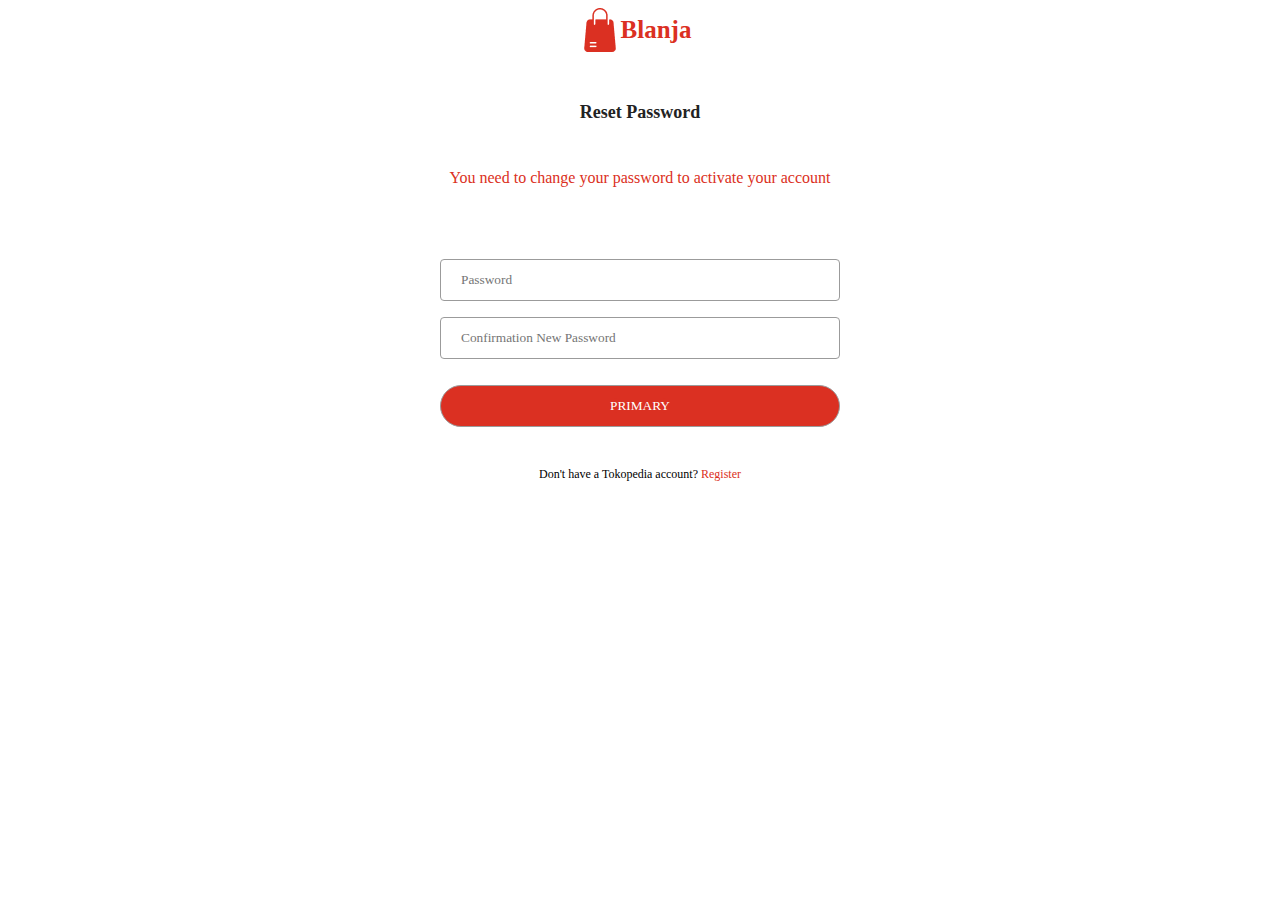
<file: confirm.html>
<!DOCTYPE html>
<html lang="en">
  <head>
    <meta charset="UTF-8" />
    <meta name="description" content="Web Blanja Dhiyo">
    <meta name="keywords" content="blanja, ecommerce, dhiyo, arkademy">
    <meta name="author" content="Dhiyo Reksa">
    <meta name="viewport" content="width=device-width, initial-scale=1.0" />
    <title>Login</title>

    <link rel="stylesheet" href="./src/styles/custom.css" />
  </head>
  <body>
    <div class="container main">
      <div class="header-form">
        <img src="./src/images/VectorlogoKecil.png" alt="" srcset="" />
        <span>Blanja</span>
      </div>
      <p class="font-login">Reset Password</p>
      <p class="font-register">
        You need to change your password to activate your account
      </p>

      <form action="" class="form-login">
        <input type="text" class="form-control" placeholder="Password" />
        <input
          type="text"
          class="form-control"
          placeholder="Confirmation New Password"
        />
        
        <button class="form-control btn-login">
          <a class="link" href="login.html"> PRIMARY </a>
        </button>
      </form>
      <p class="font-account">
        Don't have a Tokopedia account?
        <a href="./register.html" class="font-register">Register</a>
      </p>
    </div>
  </body>
</html>
</file>
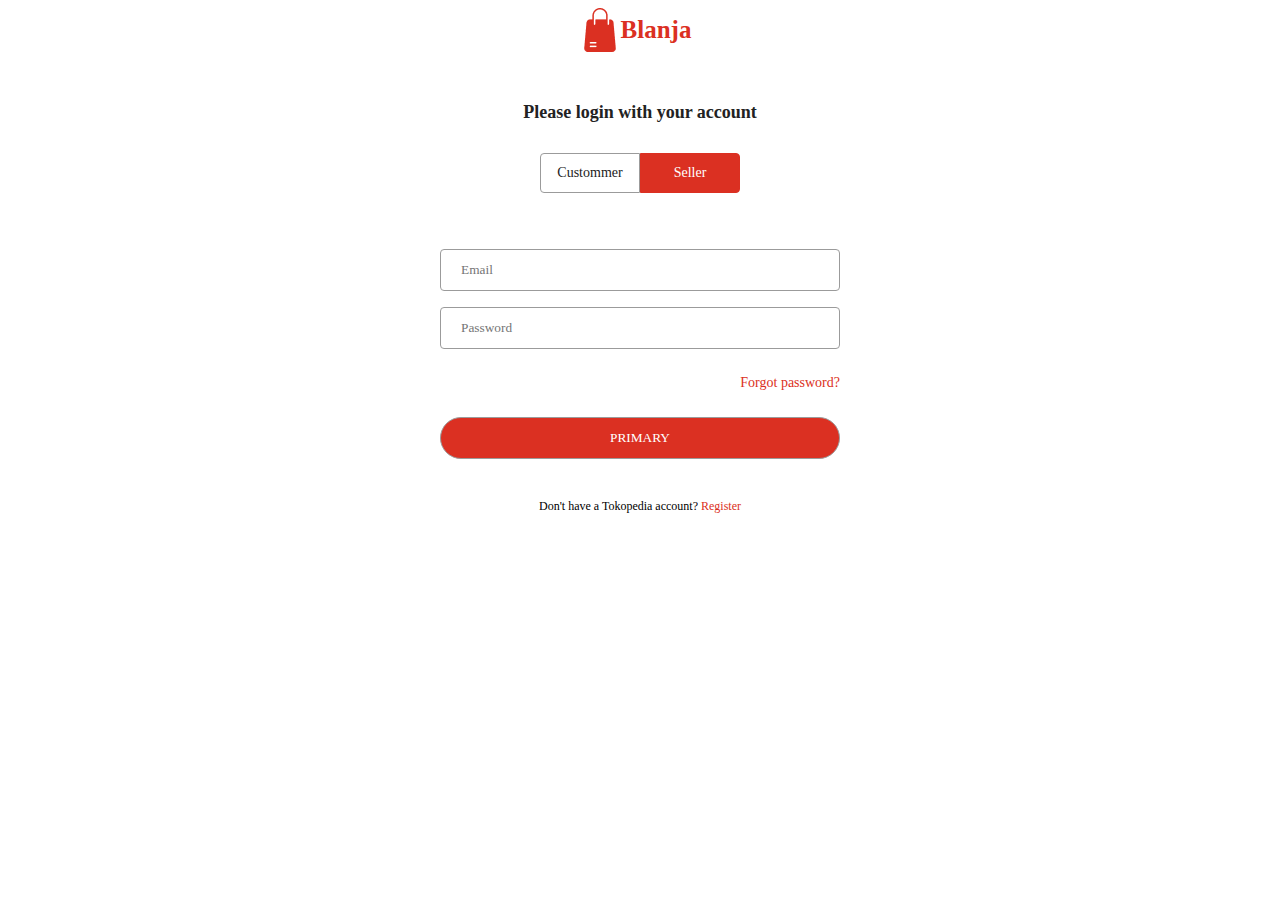
<file: login.html>
<!DOCTYPE html>
<html lang="en">
  <head>
    <meta charset="UTF-8" />
    <meta name="description" content="Web Blanja Dhiyo">
    <meta name="keywords" content="blanja, ecommerce, dhiyo, arkademy">
    <meta name="author" content="Dhiyo Reksa">
    <meta name="viewport" content="width=device-width, initial-scale=1.0" />
    <title>Login</title>

    <link rel="stylesheet" href="./src/styles/custom.css" />
  </head>
  <body>
    <div class="container main">
      <div class="header-form">
        <img src="./src/images/VectorlogoKecil.png" alt="" srcset="" />
        <span>Blanja</span>
      </div>
      <p class="font-login">Please login with your account</p>
      <div class="btn-group">
        <button class="btn-white">Custommer</button>
        <button class="btn-red">Seller</button>
      </div>

      <form action="" class="form-login">
        <input type="text" class="form-control" placeholder="Email" />
        <input type="text" class="form-control" placeholder="Password" />
        <p class="font-forgot">
          <a href="reset.html" class="font-register">Forgot password?</a>
        </p>
        <button class="form-control btn-login">
          <a class="link" href="index.html"> PRIMARY </a>
        </button>
      </form>
      <p class="font-account">
        Don't have a Tokopedia account?
        <a href="./register.html" class="font-register">Register</a>
      </p>
    </div>
  </body>
</html>
</file>
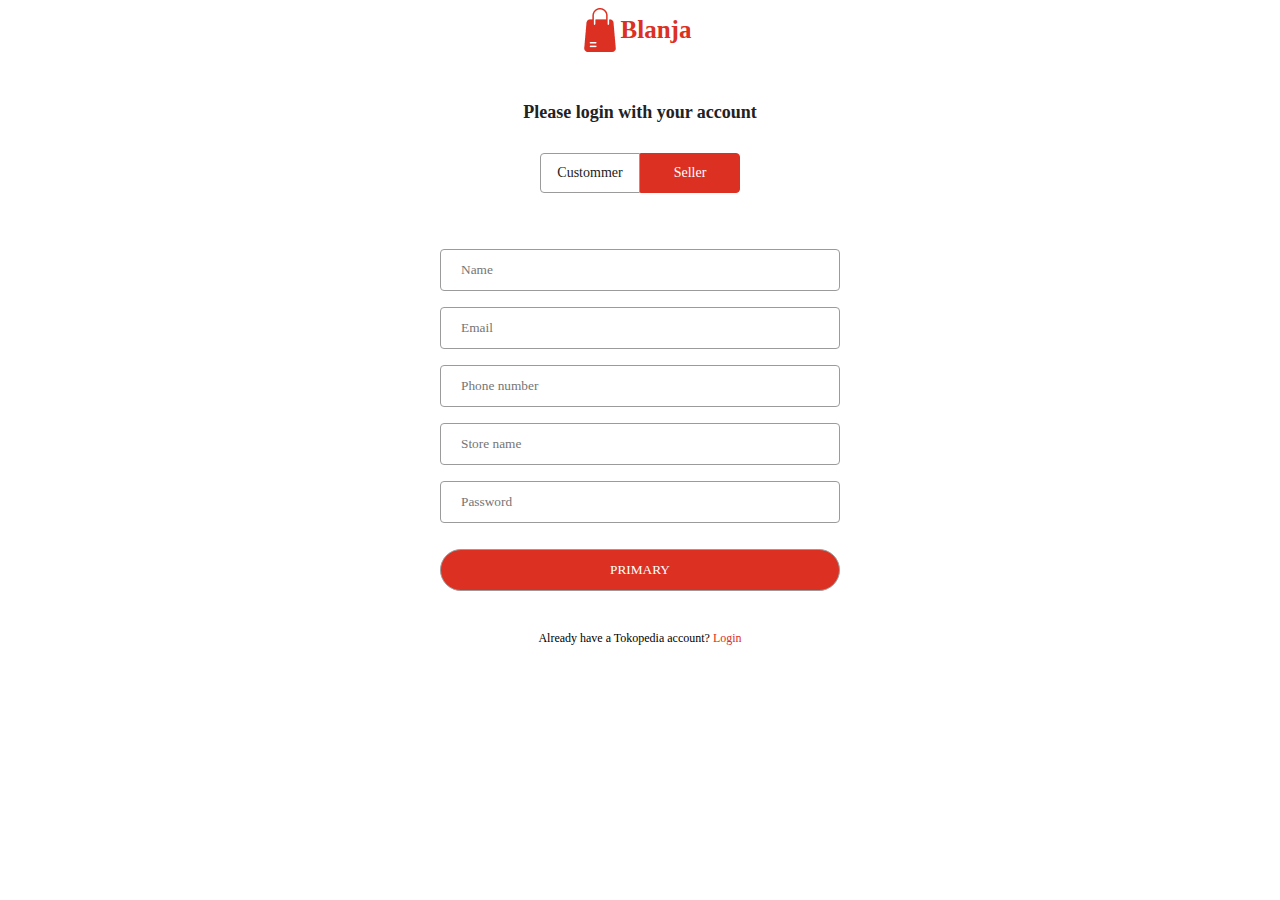
<file: register.html>
<!DOCTYPE html>
<html lang="en">

<head>
  <meta charset="UTF-8">
  <meta name="description" content="Web Blanja Dhiyo">
  <meta name="keywords" content="blanja, ecommerce, dhiyo, arkademy">
  <meta name="author" content="Dhiyo Reksa">
  <meta name="viewport" content="width=device-width, initial-scale=1.0" />
  <title>Login</title>

  <link rel="stylesheet" href="./src/styles/custom.css" />
</head>

<body>
  <div class="container main">
    <div class="header-form">
      <img src="./src/images/VectorlogoKecil.png" alt="" srcset="" />
      <span>Blanja</span>
    </div>
    <p class="font-login">Please login with your account</p>
    <div class="btn-group">
      <button class="btn-white">Custommer</button>
      <button class="btn-red">Seller</button>
    </div>
    <form action="" class="form-login">
      <input type="text" class="form-control" placeholder="Name" />
      <input type="text" class="form-control" placeholder="Email" />
      <input type="text" class="form-control" placeholder="Phone number" />
      <input type="text" class="form-control" placeholder="Store name" />
      <input type="text" class="form-control" placeholder="Password" />
      <button class="form-control btn-login">
        <a class="link" href="login.html"> PRIMARY </a>
      </button>
    </form>
    <p class="font-account">
      Already have a Tokopedia account?
      <a href="./login.html" class="font-register">Login</a>
    </p>
  </div>
</body>

</html>
</file>
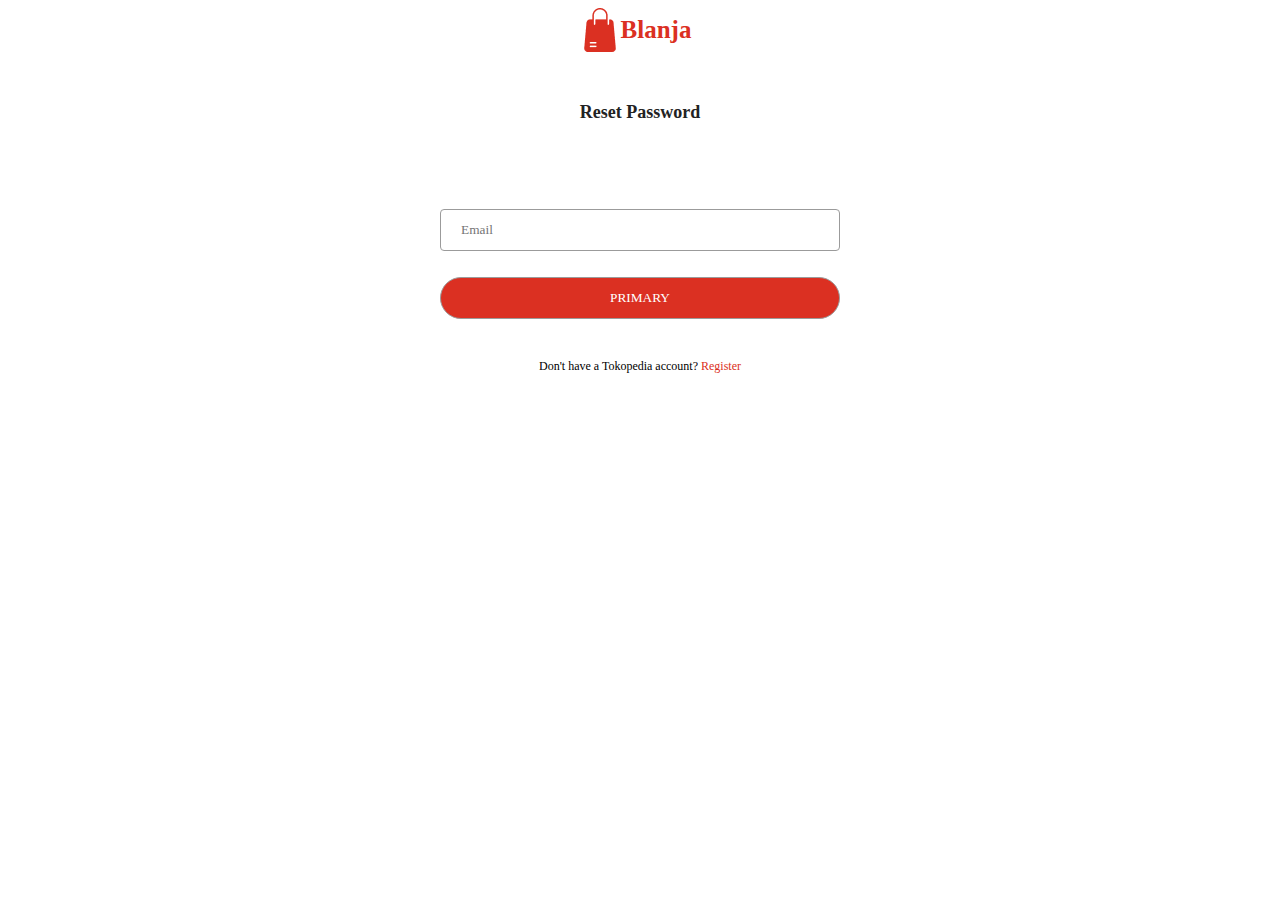
<file: reset.html>
<!DOCTYPE html>
<html lang="en">
  <head>
    <meta charset="UTF-8" />
    <meta name="description" content="Web Blanja Dhiyo">
    <meta name="keywords" content="blanja, ecommerce, dhiyo, arkademy">
    <meta name="author" content="Dhiyo Reksa">
    <meta name="viewport" content="width=device-width, initial-scale=1.0" />
    <title>Login</title>

    <link rel="stylesheet" href="./src/styles/custom.css" />
  </head>
  <body>
    <div class="container main">
      <div class="header-form">
        <img src="./src/images/VectorlogoKecil.png" alt="" srcset="" />
        <span>Blanja</span>
      </div>
      <p class="font-login">Reset Password</p>
      <form action="" class="form-login">
        <input type="text" class="form-control" placeholder="Email" />
        <button class="form-control btn-login">
          <a class="link" href="confirm.html"> PRIMARY </a>
        </button>
      </form>
      <p class="font-account">
        Don't have a Tokopedia account?
        <a href="./register.html" class="font-register">Register</a>
      </p>
    </div>
  </body>
</html>
</file>
<file: src/styles/custom.css>
* {
  font-family: "Open Sans";
  font-style: normal;
  font-weight: 300;
  src: url(../fonts/Metropolis-Regular.otf) format("otf");
}

.header-form,
.header-nav,
.main {
  display: flex;
  justify-content: center;
}

.main {
  height: 100%;
  align-items: center;
  flex-direction: column;
}

.header-form,
.header-nav {
  text-align: center;
}

.header-nav img {
  width: 32px;
  height: 44px;
}

.header-form span,
.header-nav span {
  font-size: 25px;
  align-self: center;
  font-weight: 700;
  color: #db3022;
  padding: 5px;
}

.header-nav span {
  font-size: 24px;
}

.font-login {
  color: #222;
  font-weight: 700;
  margin-top: 50px;
  margin-bottom: 30px;
  font-size: 18px;
}

.btn-group {
  margin: 0 auto;
  display: inline-block;
}

.btn-group button {
  float: left;
}

.btn-group button:first-child {
  border-top-left-radius: 4px;
  border-bottom-left-radius: 4px;
}

.btn-group button:last-child {
  border-top-right-radius: 4px;
  border-bottom-right-radius: 4px;
}

.btn-red,
.btn-white {
  width: 100px;
  height: 40px;
  font-size: 14px;
}

.btn-white {
  color: #222;
  border: 1px solid #9b9b9b;
  background: #fff;
}

.btn-red {
  color: #fff;
  border: 1px solid #db3022;
  background: #db3022;
}

.form-login {
  justify-content: center;
  align-items: center;
  flex-direction: column;
  width: 400px;
  padding: 10px auto;
  margin-top: 40px;
}

.form-control {
  width: 100% !important;
  padding: 12px 20px;
  margin: 16px 0 0;
  display: block;
  border: 1px solid #9b9b9b;
  border-radius: 4px;
  box-sizing: border-box;
}

.font-forgot {
  float: right;
  color: #db3022;
  font-size: 14px;
  margin-top: 26px;
  margin-bottom: 26px;
}

.btn-login,
.btn-login .link {
  background: #db3022;
  color: #fff;
  border-radius: 25px;
  margin-top: 26px;
}

.font-register {
  color: #db3022;
  text-decoration: none;
}

.font-account {
  text-align: center;
  font-size: 12px;
  margin-top: 40px;
  margin-bottom: 20px;
}

.btn-login .link,
.nav-end a,
a {
  text-decoration: none;
}

.container-nav {
  display: inline-flex;
  flex-flow: column;
}

nav {
  width: 83%;
  height: 100px;
  top: 0;
  flex-direction: row;
  position: fixed;
  z-index: 99;
  background-color: #fff;
}

nav .font-logo {
  color: #db3022;
  font-size: 24px;
  font-weight: 700;
  margin-left: 5px;
}

.nav-center,
.nav-end,
.nav-start,
nav {
  display: flex;
  align-items: center;
}

.nav-end,
nav {
  justify-content: space-between;
}

.nav-end {
  width: 250px;
  margin-right: 10px;
}

.input-search {
  width: 507px;
  height: 40px;
  position: relative;
}

.input-search .icon-search {
  position: absolute;
  right: 0;
  margin-right: 30px;
  margin-top: 12px;
  color: #9b9b9b;
}

.input-search-field {
  width: 100%;
  height: 100%;
  outline: 0;
  border: 1px solid #9b9b9b;
  border-radius: 25px;
}

.input-search-field::placeholder {
  font-size: 12px;
  padding-left: 30px;
  color: #9b9b9b;
}

.icon-filter {
  width: 36px;
  height: 36px;
  border: 1px solid #9b9b9b;
  border-radius: 8px;
  padding: 7px;
  text-align: center;
  margin-left: 10px;
}

.icon-filter i {
  color: #fff;
  -webkit-text-stroke: 1px;
  -webkit-text-stroke-color: #9b9b9b;
}

.btn-login-nav,
.btn-signup-nav,
.icon-cart {
  width: 40px;
  height: 40px;
  display: flex;
  justify-content: center;
  align-items: center;
}

.icon-cart img {
  width: 22px;
  height: 22px;
}

.btn-login-nav,
.btn-signup-nav {
  background-color: #db3022;
  border-radius: 25px;
  width: 100px;
  height: 36px;
  font-size: 12px;
  color: #fff;
}

.btn-signup-nav {
  background-color: #fff;
  border: 1px solid #9b9b9b;
  color: #9b9b9b;
}

@media (max-width: 580px) {
  nav {
    display: flex;
    width: 100%;
    height: 100px;
    margin-left: auto;
    margin-right: auto;
    top: 0;
    justify-content: space-between;
    flex-direction: row;
    align-items: center;
    position: fixed;
    z-index: 99;
    background-color: #fff;
    box-sizing: border-box;
  }

  .nav-start {
    display: none;
  }

  .input-search {
    width: 100%;
    height: 40px;
    position: relative;
  }

  .input-search .icon-search {
    position: absolute;
    right: 0;
    margin-right: 20px;
    margin-top: 12px;
    color: #9b9b9b;
  }

  .input-search-field {
    width: 100%;
    height: 100%;
    outline: 0;
    border: 1px solid #9b9b9b;
    border-radius: 25px;
    background-image: url(../images/VectorlogoKecil.png);
    background-repeat: no-repeat;
    background-position-x: 5%;
    background-position-y: 50%;
    background-size: 15px;
    resize: vertical;
  }

  .input-search-field::placeholder {
    font-size: 12px;
    padding-left: 30px;
    color: #9b9b9b;
  }

  .nav-end {
    width: auto;
    margin: auto;
  }

  .btn-login-nav,
  .btn-signup-nav {
    display: none;
  }
}

.card-promotion-small-first img {
  width: 70px;
  height: 180px;
  border-radius: 8px;
  object-fit: cover;
  object-position: 65% 27%;
}

.card-promotion-big img,
.card-promotion-big-two img,
.card-promotion-small-last img {
  width: 450px;
  height: 180px;
  border-radius: 8px;
  object-fit: cover;
  object-position: 0 8%;
}

.card-promotion-big-two img,
.card-promotion-small-last img {
  object-position: 0 27%;
}

.card-promotion-small-last img {
  width: 70px;
  object-position: 12% 27%;
}

.carousel-control-next-icon,
.carousel-control-prev-icon {
  height: 40px;
  width: 40px;
  outline: #9b9b9b;
  background-size: 100%, 100%;
  border-radius: 50%;
  border: 1px solid #9b9b9b;
  background-color: #9b9b9b;
}

.section-div {
  margin-top: 40px;
}

.centered {
  position: absolute;
  top: 50%;
  left: 50%;
  transform: translate(-50%, -50%);
  font-size: 30px;
  font-weight: 700;
  color: #fff;
}

.font-p-title {
  font-size: 12px;
  color: #9b9b9b;
}

.flex-category {
  display: flex;
  flex-wrap: wrap;
  justify-content: space-between;
}

.category-shorts,
.category-t-shirt {
  margin-bottom: 25px;
  width: 205px;
  height: 220px;
  border-radius: 8px;
  position: relative;
}

.category-t-shirt {
  background: #db3022;
}

.category-shorts {
  background: #1c3391;
}

.category-jacket {
  background: #f67b02;
}

.category-jacket,
.category-pants,
.category-shoes {
  margin-bottom: 25px;
  width: 205px;
  height: 220px;
  border-radius: 8px;
  position: relative;
}

.category-pants {
  background: #e31f51;
}

.category-shoes {
  background: #57cd9e;
}

.flex-news {
  display: flex;
  justify-content: space-between;
  flex-direction: row;
  flex-wrap: wrap;
}

.card-news {
  margin-bottom: 25px;
  width: 205px;
  height: 280px;
  border-radius: 8px;
}

.p-price {
  color: #e31f51;
  margin: 0;
}

.p-store {
  color: #9b9b9b;
  font-size: 12px;
}
</file>
